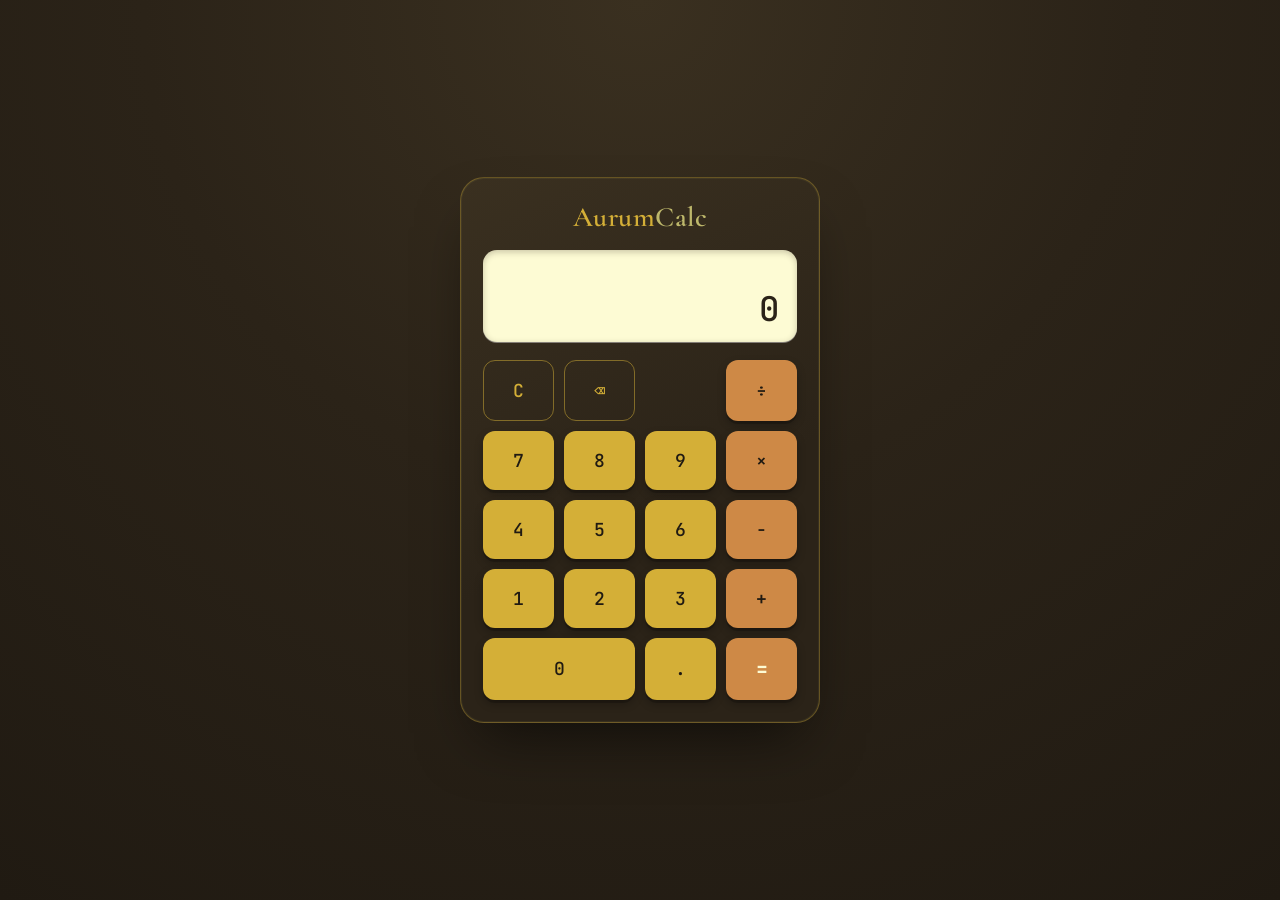
<file: index.html>
<!DOCTYPE html>
<html lang="en">
<head>
<meta charset="UTF-8">
<meta name="viewport" content="width=device-width, initial-scale=1.0">
<title>AurumCalc</title>
<link rel="preconnect" href="https://fonts.googleapis.com">
<link href="https://fonts.googleapis.com/css2?family=Cormorant+Garamond:wght@500;600&family=JetBrains+Mono:wght@400;500;700&display=swap" rel="stylesheet">
<link rel="stylesheet" href="style.css">
</head>
<body>

  <main class="calculator" aria-label="AurumCalc calculator">

    <header class="calculator__header">
      <h1 class="calculator__brand">Aurum<span>Calc</span></h1>
    </header>

    <section class="screen" aria-label="Calculator display">
      <div class="screen__history" id="history" aria-hidden="true"></div>
      <div class="screen__result" id="display">0</div>
    </section>

    <div class="keys">

      <button type="button" class="key key--fn" data-action="clear">C</button>
      <button type="button" class="key key--fn" data-action="backspace" aria-label="Backspace">⌫</button>
      <button type="button" class="key key--fn key--placeholder" data-action="none" tabindex="-1" aria-hidden="true"></button>
      <button type="button" class="key key--op" data-op="÷">÷</button>

      <button type="button" class="key key--num" data-num="7">7</button>
      <button type="button" class="key key--num" data-num="8">8</button>
      <button type="button" class="key key--num" data-num="9">9</button>
      <button type="button" class="key key--op" data-op="×">×</button>

      <button type="button" class="key key--num" data-num="4">4</button>
      <button type="button" class="key key--num" data-num="5">5</button>
      <button type="button" class="key key--num" data-num="6">6</button>
      <button type="button" class="key key--op" data-op="−">−</button>

      <button type="button" class="key key--num" data-num="1">1</button>
      <button type="button" class="key key--num" data-num="2">2</button>
      <button type="button" class="key key--num" data-num="3">3</button>
      <button type="button" class="key key--op" data-op="+">+</button>

      <button type="button" class="key key--num key--zero" data-num="0">0</button>
      <button type="button" class="key key--num" data-action="decimal">.</button>
      <button type="button" class="key key--equals" data-action="equals">=</button>

    </div>

  </main>

<script src="script.js"></script>
</body>
</html>
</file>
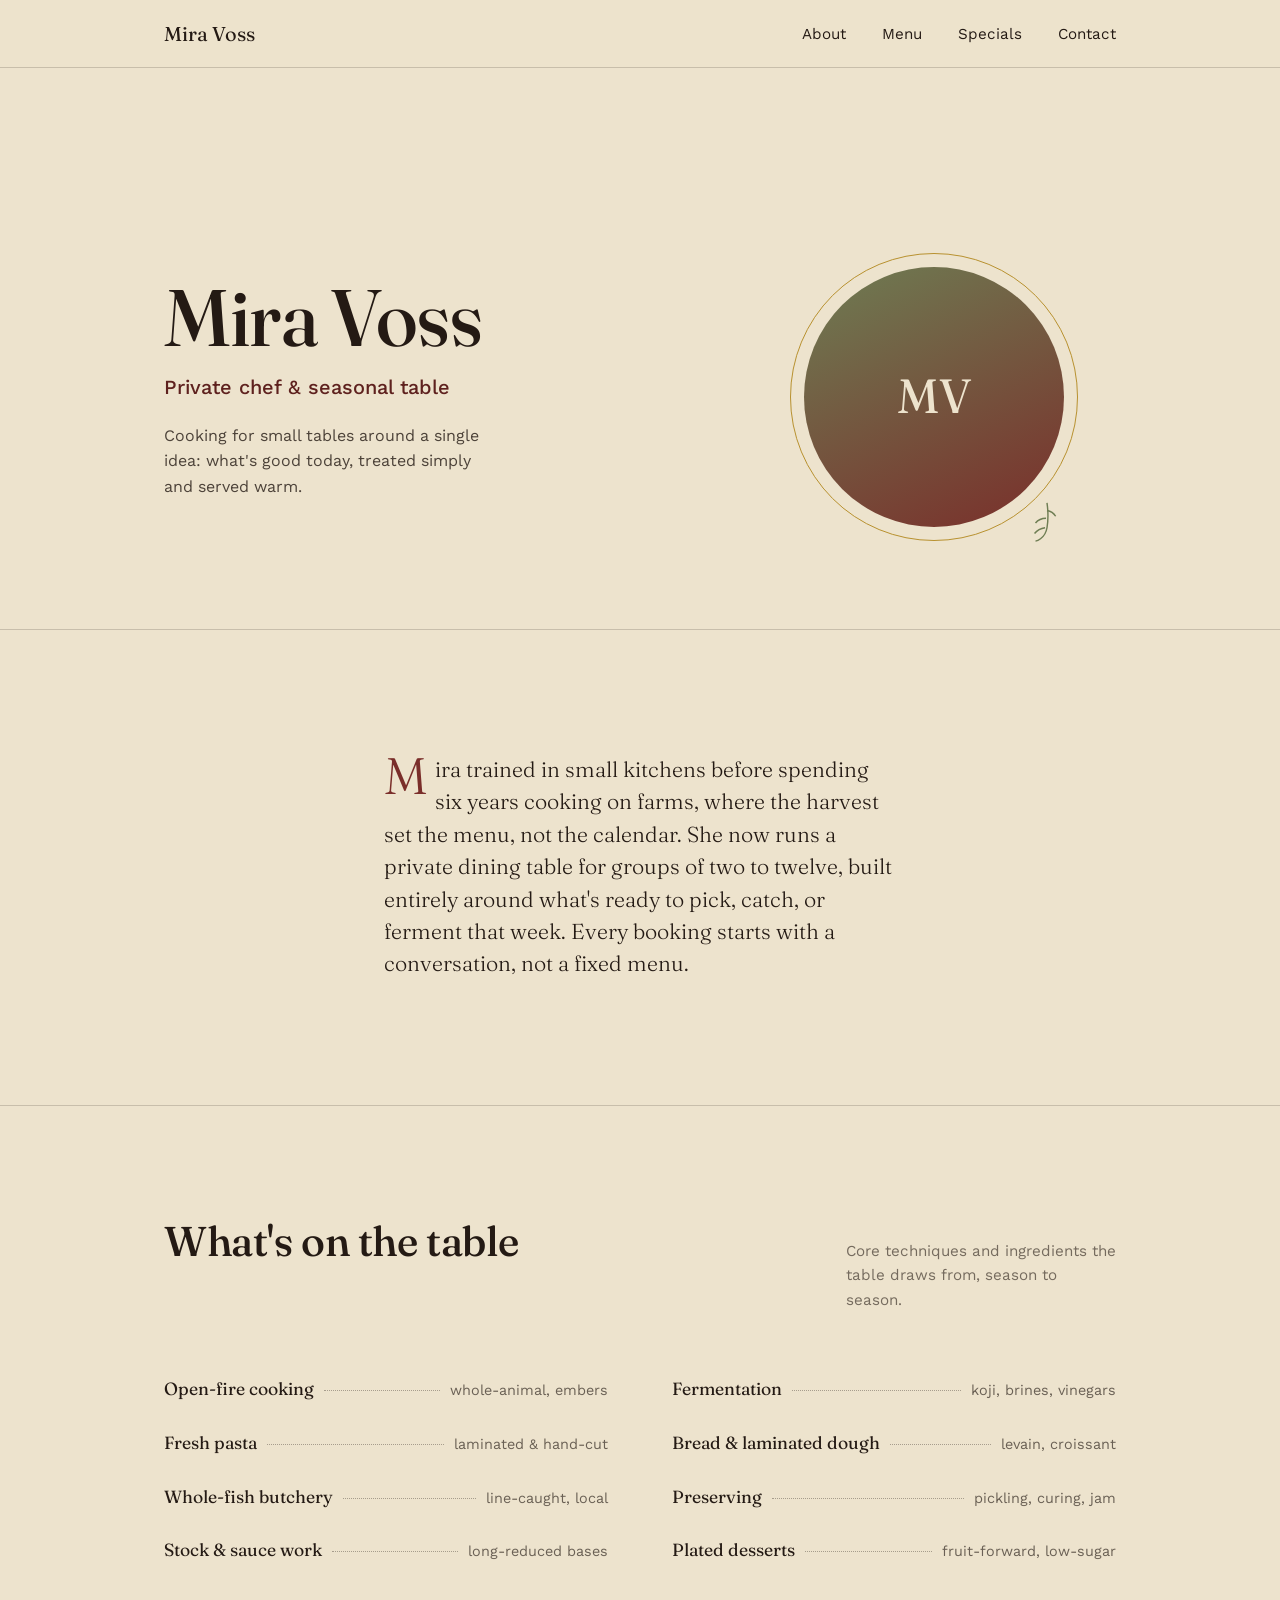
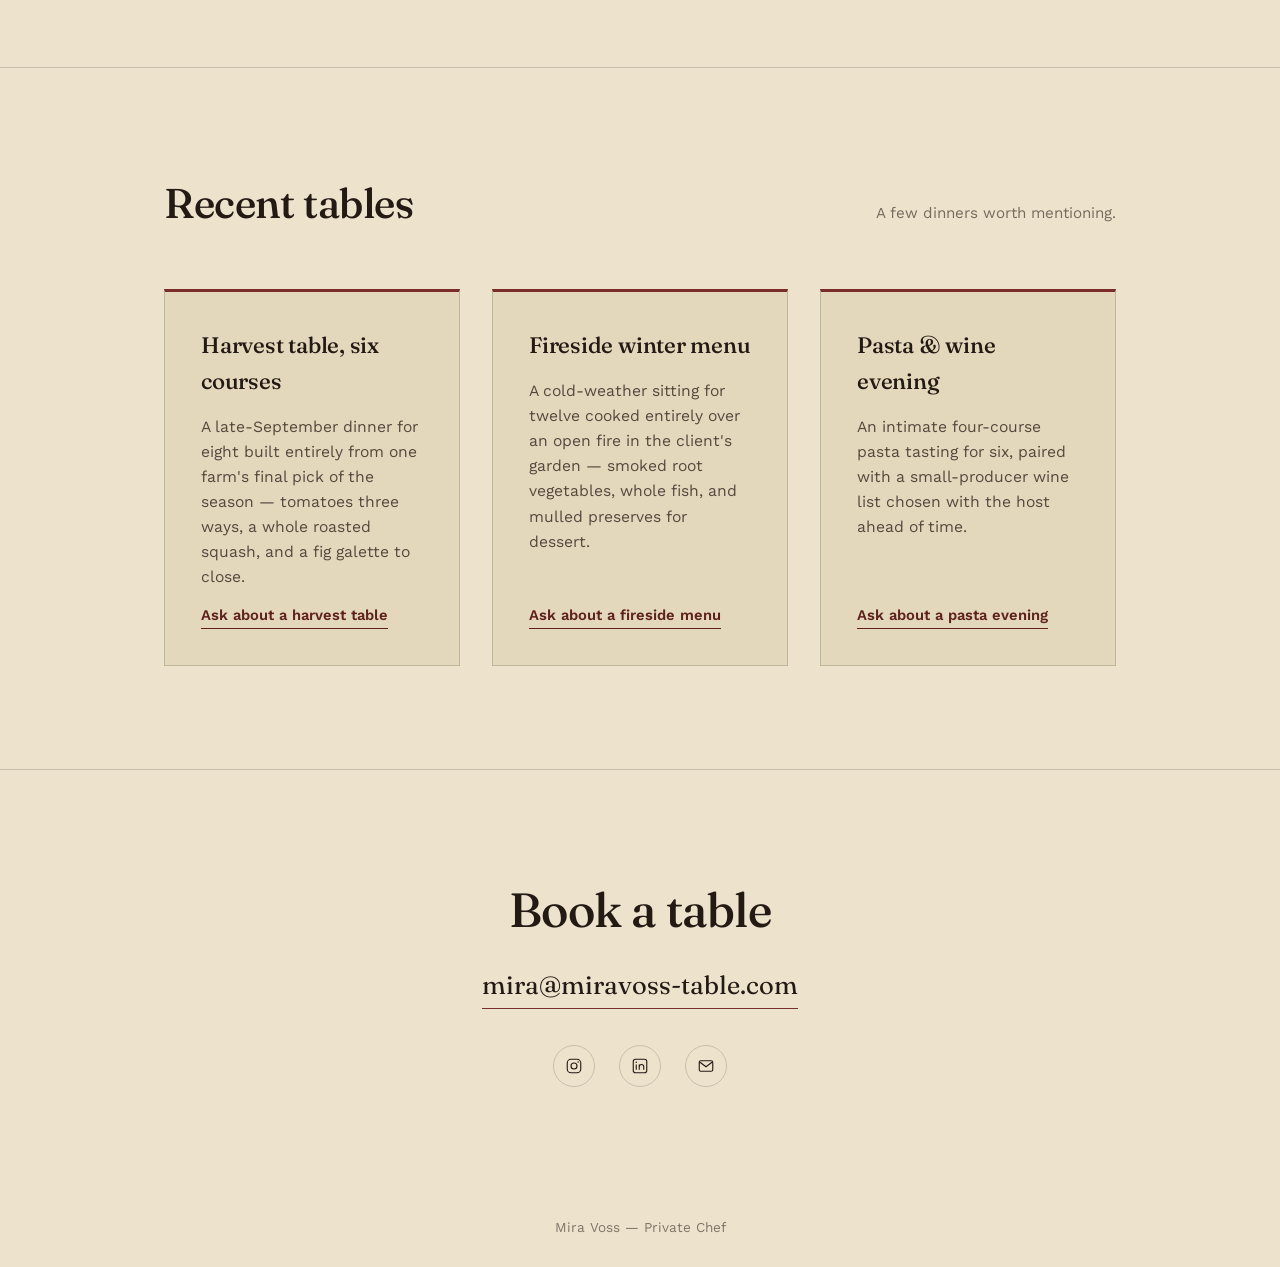
<file: portfolio.html>
<!DOCTYPE html>
<html lang="en">
<head>
<meta charset="UTF-8">
<meta name="viewport" content="width=device-width, initial-scale=1.0">
<title>Mira Voss — Private Chef</title>
<link rel="preconnect" href="https://fonts.googleapis.com">
<link rel="preconnect" href="https://fonts.gstatic.com" crossorigin>
<link href="https://fonts.googleapis.com/css2?family=Fraunces:opsz,wght,SOFT@9..144,300..700,0..100&family=Work+Sans:wght@400;500;600&display=swap" rel="stylesheet">
<style>

  :root{
    --parchment: #EDE3CD;
    --parchment-deep: #E4D8BC;
    --ink: #241A14;
    --wine: #7A2E2A;
    --wine-deep: #5E211E;
    --sage: #6E7D53;
    --gold: #B8912F;
    --line: rgba(36,26,20,0.18);

    --font-display: "Fraunces", serif;
    --font-body: "Work Sans", sans-serif;

    --gutter: clamp(1.5rem, 5vw, 4rem);
    --max-width: 1080px;
  }

  *{ box-sizing: border-box; }

  html{
    scroll-behavior: smooth;
  }

  body{
    margin: 0;
    background: var(--parchment);
    color: var(--ink);
    font-family: var(--font-body);
    font-size: 16px;
    line-height: 1.6;
    -webkit-font-smoothing: antialiased;
  }

  img, svg{ display: block; max-width: 100%; }

  a{ color: inherit; }

  .wrap{
    max-width: var(--max-width);
    margin: 0 auto;
    padding-left: var(--gutter);
    padding-right: var(--gutter);
  }

  section{
    padding: clamp(3.5rem, 8vw, 6.5rem) 0;
    border-bottom: 1px solid var(--line);
  }

  section:last-of-type{ border-bottom: none; }

  h1, h2, h3{
    font-family: var(--font-display);
    font-weight: 500;
    margin: 0;
    letter-spacing: -0.01em;
  }

  /* ---------- Skip link (accessibility) ---------- */
  .skip-link{
    position: absolute;
    left: -999px;
    top: auto;
    background: var(--ink);
    color: var(--parchment);
    padding: 0.75rem 1.25rem;
    z-index: 200;
  }
  .skip-link:focus{
    left: var(--gutter);
    top: 0.75rem;
  }

  /* ---------- Focus visibility ---------- */
  a:focus-visible, button:focus-visible, label:focus-visible{
    outline: 2px solid var(--wine);
    outline-offset: 3px;
  }

  /* ---------- Navigation ---------- */
  .nav{
    position: sticky;
    top: 0;
    z-index: 100;
    background: rgba(237, 227, 205, 0.92);
    backdrop-filter: blur(6px);
    border-bottom: 1px solid var(--line);
  }

  .nav .wrap{
    display: flex;
    align-items: center;
    justify-content: space-between;
    padding-top: 1.1rem;
    padding-bottom: 1.1rem;
  }

  .nav-mark{
    font-family: var(--font-display);
    font-size: 1.25rem;
    text-decoration: none;
    color: var(--ink);
  }

  .nav-links{
    display: flex;
    gap: clamp(1.25rem, 3vw, 2.25rem);
    list-style: none;
    margin: 0;
    padding: 0;
  }

  .nav-links a{
    text-decoration: none;
    font-size: 0.95rem;
    position: relative;
    padding-bottom: 3px;
  }

  .nav-links a::after{
    content: "";
    position: absolute;
    left: 0; right: 0; bottom: 0;
    height: 1px;
    background: var(--wine);
    transform: scaleX(0);
    transform-origin: right;
    transition: transform 0.25s ease;
  }

  .nav-links a:hover::after,
  .nav-links a:focus-visible::after{
    transform: scaleX(1);
    transform-origin: left;
  }

  .nav-toggle{ display: none; }
  .nav-toggle-label{ display: none; }

  /* ---------- Hero ---------- */
  .hero .wrap{
    display: grid;
    grid-template-columns: 1.3fr 0.9fr;
    gap: clamp(2rem, 5vw, 4rem);
    align-items: center;
    padding-top: clamp(3rem, 9vw, 6rem);
  }

  .hero-name{
    font-size: clamp(2.75rem, 7vw, 5rem);
    line-height: 0.98;
  }

  .hero-role{
    margin-top: 0.9rem;
    font-family: var(--font-body);
    font-size: clamp(1.05rem, 2vw, 1.25rem);
    color: var(--wine-deep);
    font-weight: 500;
  }

  .hero-line{
    margin-top: 1.25rem;
    max-width: 34ch;
    color: rgba(36,26,20,0.8);
  }

  .hero-portrait{
    position: relative;
    justify-self: center;
    width: clamp(180px, 22vw, 260px);
    aspect-ratio: 1;
  }

  .hero-portrait .ring{
    position: absolute;
    inset: -14px;
    border: 1.5px solid var(--gold);
    border-radius: 50%;
  }

  .hero-portrait .disc{
    width: 100%;
    height: 100%;
    border-radius: 50%;
    background: linear-gradient(155deg, var(--sage) 0%, var(--wine) 100%);
    display: flex;
    align-items: center;
    justify-content: center;
    color: var(--parchment);
    font-family: var(--font-display);
    font-size: 3rem;
  }

  .hero-sprig{
    position: absolute;
    bottom: -18px;
    right: -6px;
    width: 46px;
    height: 46px;
    color: var(--sage);
  }

  /* ---------- About ---------- */
  .about .wrap{
    max-width: 640px;
  }

  .about p{
    font-size: clamp(1.1rem, 2vw, 1.35rem);
    font-family: var(--font-display);
    font-weight: 300;
    line-height: 1.5;
  }

  .about p::first-letter{
    font-size: 3.2rem;
    float: left;
    line-height: 0.8;
    padding-right: 0.5rem;
    padding-top: 0.15rem;
    color: var(--wine);
  }

  /* ---------- Menu / Skills ---------- */
  .section-heading{
    display: flex;
    align-items: baseline;
    justify-content: space-between;
    gap: 1rem;
    margin-bottom: clamp(2rem, 5vw, 3rem);
    flex-wrap: wrap;
  }

  .section-heading h2{
    font-size: clamp(1.9rem, 4vw, 2.6rem);
  }

  .section-heading .note{
    color: rgba(36,26,20,0.6);
    font-size: 0.95rem;
    max-width: 30ch;
  }

  .menu-grid{
    display: grid;
    grid-template-columns: repeat(2, 1fr);
    column-gap: clamp(2rem, 5vw, 4rem);
    row-gap: 1.6rem;
  }

  .menu-item{
    display: flex;
    align-items: baseline;
    gap: 0.6rem;
  }

  .menu-item .name{
    font-family: var(--font-display);
    font-size: 1.1rem;
    white-space: nowrap;
  }

  .menu-item .leader{
    flex: 1;
    border-bottom: 1px dotted rgba(36,26,20,0.35);
    transform: translateY(-4px);
  }

  .menu-item .desc{
    font-size: 0.9rem;
    color: rgba(36,26,20,0.65);
    white-space: nowrap;
  }

  /* ---------- Specials / Featured cards ---------- */
  .specials-grid{
    display: grid;
    grid-template-columns: repeat(auto-fit, minmax(260px, 1fr));
    gap: clamp(1.5rem, 3vw, 2rem);
  }

  .special-card{
    background: var(--parchment-deep);
    border: 1px solid var(--line);
    border-top: 3px solid var(--wine);
    padding: clamp(1.5rem, 3vw, 2.25rem);
    display: flex;
    flex-direction: column;
    gap: 0.9rem;
  }

  .special-card h3{
    font-size: 1.4rem;
  }

  .special-card p{
    margin: 0;
    color: rgba(36,26,20,0.75);
    font-size: 0.98rem;
    flex-grow: 1;
  }

  .special-card .card-link{
    text-decoration: none;
    font-weight: 600;
    font-size: 0.92rem;
    color: var(--wine-deep);
    border-bottom: 1px solid currentColor;
    align-self: flex-start;
    padding-bottom: 1px;
  }

  .special-card .card-link:hover{
    color: var(--wine);
  }

  /* ---------- Contact ---------- */
  .contact .wrap{
    text-align: center;
  }

  .contact h2{
    font-size: clamp(2rem, 5vw, 3rem);
  }

  .contact-email{
    display: inline-block;
    margin-top: 1rem;
    font-family: var(--font-display);
    font-size: clamp(1.2rem, 3vw, 1.6rem);
    text-decoration: none;
    border-bottom: 1px solid var(--wine);
    padding-bottom: 2px;
  }

  .social-row{
    margin-top: 2.25rem;
    display: flex;
    justify-content: center;
    gap: 1.5rem;
  }

  .social-row a{
    width: 42px;
    height: 42px;
    border-radius: 50%;
    border: 1px solid var(--line);
    display: flex;
    align-items: center;
    justify-content: center;
    text-decoration: none;
    transition: background 0.2s ease, border-color 0.2s ease;
  }

  .social-row a:hover{
    background: var(--wine);
    border-color: var(--wine);
  }

  .social-row a:hover svg{
    color: var(--parchment);
  }

  .social-row svg{
    width: 18px;
    height: 18px;
    color: var(--ink);
  }

  footer{
    padding: 1.75rem 0;
    text-align: center;
    font-size: 0.85rem;
    color: rgba(36,26,20,0.55);
  }

  /* ---------- Responsive ---------- */
  @media (max-width: 760px){

    .nav-links{
      position: fixed;
      top: 62px;
      left: 0;
      right: 0;
      flex-direction: column;
      background: var(--parchment);
      padding: 1.5rem var(--gutter);
      gap: 1.1rem;
      border-bottom: 1px solid var(--line);
      transform: translateY(-130%);
      transition: transform 0.3s ease;
    }

    .nav-toggle:checked ~ .nav-links{
      transform: translateY(0);
    }

    .nav-toggle-label{
      display: flex;
      flex-direction: column;
      gap: 4px;
      cursor: pointer;
      padding: 6px;
    }

    .nav-toggle-label span{
      width: 22px;
      height: 2px;
      background: var(--ink);
    }

    .hero .wrap{
      grid-template-columns: 1fr;
      text-align: center;
    }

    .hero-line{
      margin-left: auto;
      margin-right: auto;
    }

    .menu-grid{
      grid-template-columns: 1fr;
    }

    .menu-item .name, .menu-item .desc{
      white-space: normal;
    }
  }

  @media (prefers-reduced-motion: reduce){
    html{ scroll-behavior: auto; }
    *{ transition: none !important; }
  }

</style>
</head>
<body>

<a href="#main" class="skip-link">Skip to content</a>

<header class="nav">
  <div class="wrap">
    <a href="#top" class="nav-mark">Mira Voss</a>

    <input type="checkbox" id="nav-toggle" class="nav-toggle">
    <label for="nav-toggle" class="nav-toggle-label" aria-label="Toggle navigation">
      <span></span><span></span><span></span>
    </label>

    <ul class="nav-links">
      <li><a href="#about">About</a></li>
      <li><a href="#menu">Menu</a></li>
      <li><a href="#specials">Specials</a></li>
      <li><a href="#contact">Contact</a></li>
    </ul>
  </div>
</header>

<main id="main">

  <section class="hero" id="top">
    <div class="wrap">
      <div>
        <h1 class="hero-name">Mira Voss</h1>
        <p class="hero-role">Private chef &amp; seasonal table</p>
        <p class="hero-line">Cooking for small tables around a single idea: what's good today, treated simply and served warm.</p>
      </div>
      <div class="hero-portrait">
        <div class="ring"></div>
        <div class="disc">MV</div>
        <svg class="hero-sprig" viewBox="0 0 48 48" fill="none" xmlns="http://www.w3.org/2000/svg" aria-hidden="true">
          <path d="M24 4C24 4 26 18 24 30C22 42 12 44 12 44" stroke="currentColor" stroke-width="1.5"/>
          <path d="M24 12C24 12 30 13 33 18" stroke="currentColor" stroke-width="1.5"/>
          <path d="M23 20C23 20 16 20 12 25" stroke="currentColor" stroke-width="1.5"/>
          <path d="M22 30C22 30 15 31 11 36" stroke="currentColor" stroke-width="1.5"/>
        </svg>
      </div>
    </div>
  </section>

  <section class="about" id="about">
    <div class="wrap">
      <p>Mira trained in small kitchens before spending six years cooking on farms, where the harvest set the menu, not the calendar. She now runs a private dining table for groups of two to twelve, built entirely around what's ready to pick, catch, or ferment that week. Every booking starts with a conversation, not a fixed menu.</p>
    </div>
  </section>

  <section class="menu" id="menu">
    <div class="wrap">
      <div class="section-heading">
        <h2>What's on the table</h2>
        <p class="note">Core techniques and ingredients the table draws from, season to season.</p>
      </div>
      <div class="menu-grid">
        <div class="menu-item"><span class="name">Open-fire cooking</span><span class="leader"></span><span class="desc">whole-animal, embers</span></div>
        <div class="menu-item"><span class="name">Fermentation</span><span class="leader"></span><span class="desc">koji, brines, vinegars</span></div>
        <div class="menu-item"><span class="name">Fresh pasta</span><span class="leader"></span><span class="desc">laminated &amp; hand-cut</span></div>
        <div class="menu-item"><span class="name">Bread &amp; laminated dough</span><span class="leader"></span><span class="desc">levain, croissant</span></div>
        <div class="menu-item"><span class="name">Whole-fish butchery</span><span class="leader"></span><span class="desc">line-caught, local</span></div>
        <div class="menu-item"><span class="name">Preserving</span><span class="leader"></span><span class="desc">pickling, curing, jam</span></div>
        <div class="menu-item"><span class="name">Stock &amp; sauce work</span><span class="leader"></span><span class="desc">long-reduced bases</span></div>
        <div class="menu-item"><span class="name">Plated desserts</span><span class="leader"></span><span class="desc">fruit-forward, low-sugar</span></div>
      </div>
    </div>
  </section>

  <section class="specials" id="specials">
    <div class="wrap">
      <div class="section-heading">
        <h2>Recent tables</h2>
        <p class="note">A few dinners worth mentioning.</p>
      </div>
      <div class="specials-grid">

        <article class="special-card">
          <h3>Harvest table, six courses</h3>
          <p>A late-September dinner for eight built entirely from one farm's final pick of the season — tomatoes three ways, a whole roasted squash, and a fig galette to close.</p>
          <a href="#contact" class="card-link">Ask about a harvest table</a>
        </article>

        <article class="special-card">
          <h3>Fireside winter menu</h3>
          <p>A cold-weather sitting for twelve cooked entirely over an open fire in the client's garden — smoked root vegetables, whole fish, and mulled preserves for dessert.</p>
          <a href="#contact" class="card-link">Ask about a fireside menu</a>
        </article>

        <article class="special-card">
          <h3>Pasta &amp; wine evening</h3>
          <p>An intimate four-course pasta tasting for six, paired with a small-producer wine list chosen with the host ahead of time.</p>
          <a href="#contact" class="card-link">Ask about a pasta evening</a>
        </article>

      </div>
    </div>
  </section>

  <section class="contact" id="contact">
    <div class="wrap">
      <h2>Book a table</h2>
      <a class="contact-email" href="mailto:mira@miravoss-table.com">mira@miravoss-table.com</a>

      <div class="social-row">
        <a href="#" aria-label="Instagram">
          <svg viewBox="0 0 24 24" fill="none" xmlns="http://www.w3.org/2000/svg"><rect x="3" y="3" width="18" height="18" rx="5" stroke="currentColor" stroke-width="1.5"/><circle cx="12" cy="12" r="4" stroke="currentColor" stroke-width="1.5"/><circle cx="17.5" cy="6.5" r="1" fill="currentColor"/></svg>
        </a>
        <a href="#" aria-label="LinkedIn">
          <svg viewBox="0 0 24 24" fill="none" xmlns="http://www.w3.org/2000/svg"><rect x="3" y="3" width="18" height="18" rx="3" stroke="currentColor" stroke-width="1.5"/><line x1="7" y1="10" x2="7" y2="17" stroke="currentColor" stroke-width="1.5"/><circle cx="7" cy="7" r="1" fill="currentColor"/><path d="M11 17V10M11 13c0-1.7 1.3-3 3-3s3 1.3 3 3v4" stroke="currentColor" stroke-width="1.5"/></svg>
        </a>
        <a href="#" aria-label="Email">
          <svg viewBox="0 0 24 24" fill="none" xmlns="http://www.w3.org/2000/svg"><rect x="3" y="5" width="18" height="14" rx="2" stroke="currentColor" stroke-width="1.5"/><path d="M4 7l8 6 8-6" stroke="currentColor" stroke-width="1.5"/></svg>
        </a>
      </div>
    </div>
  </section>

</main>

<footer>
  <div class="wrap">Mira Voss — Private Chef</div>
</footer>

</body>
</html>
</file>
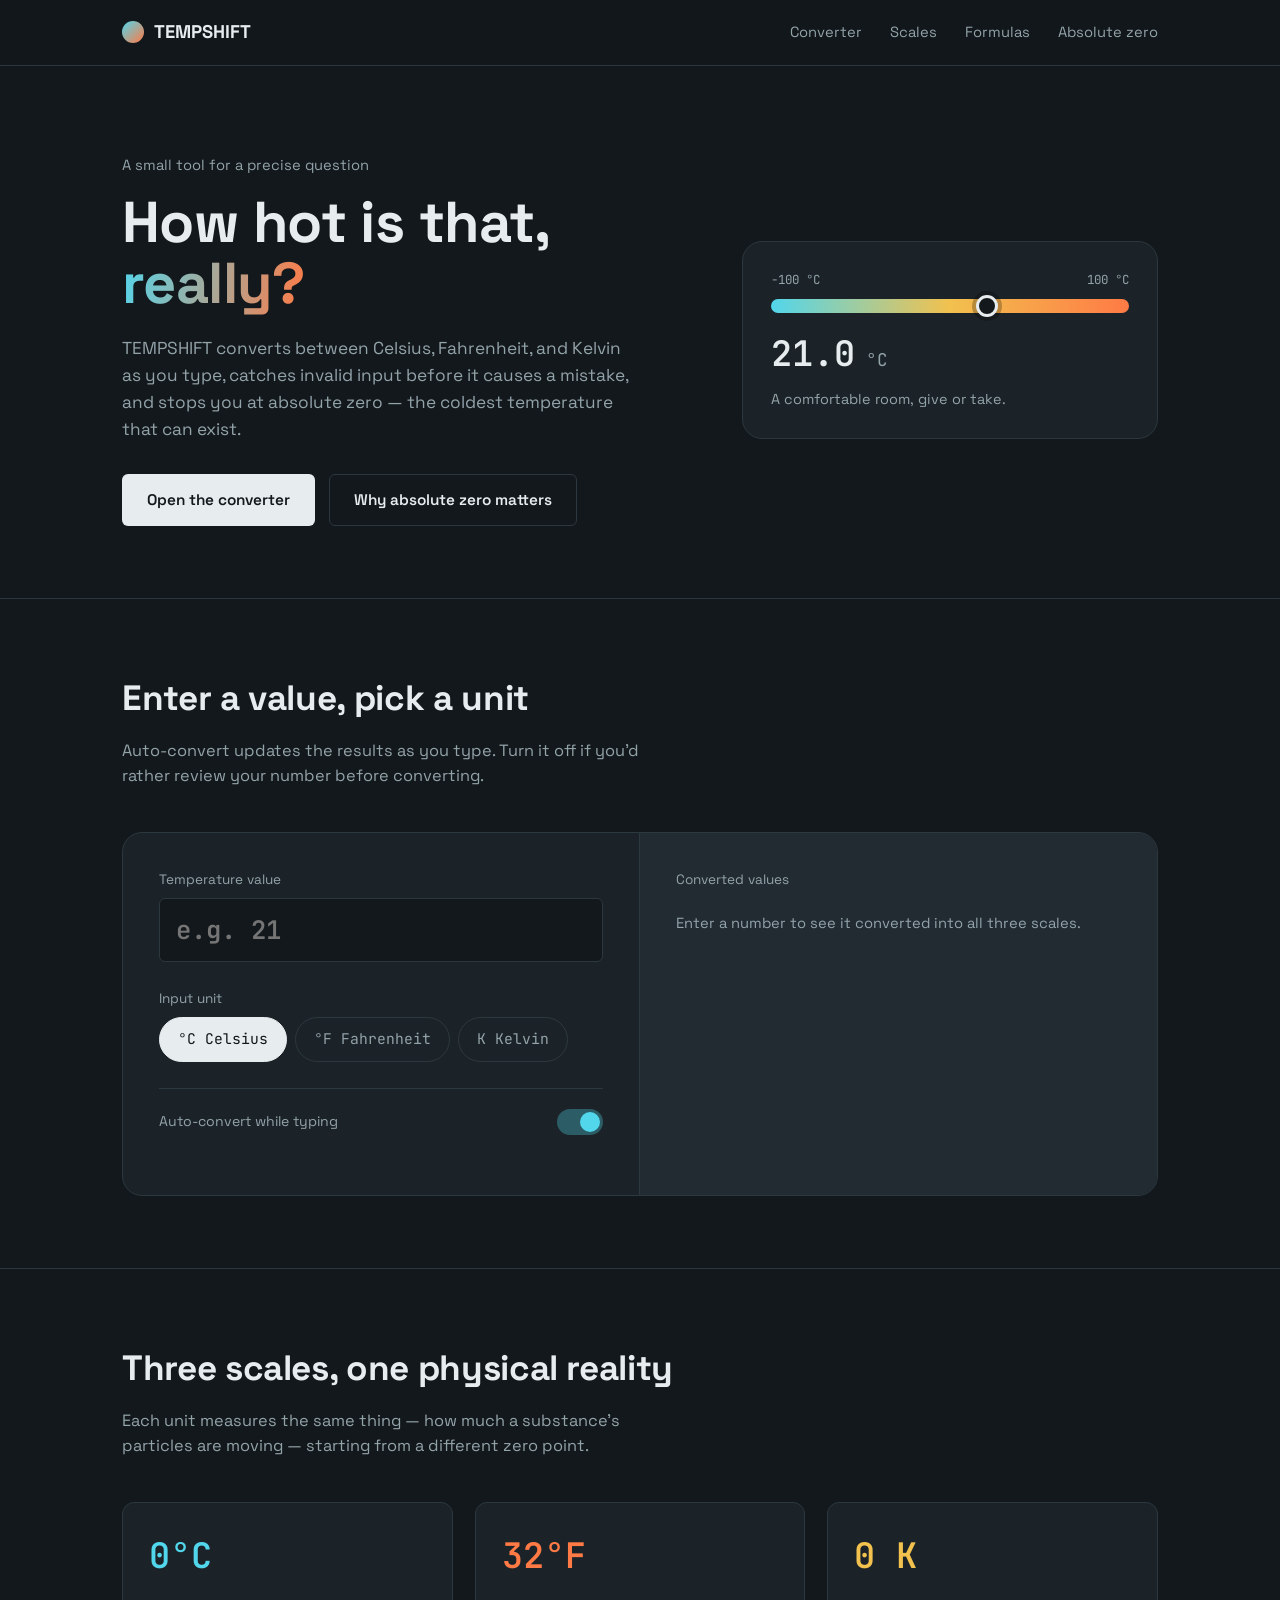
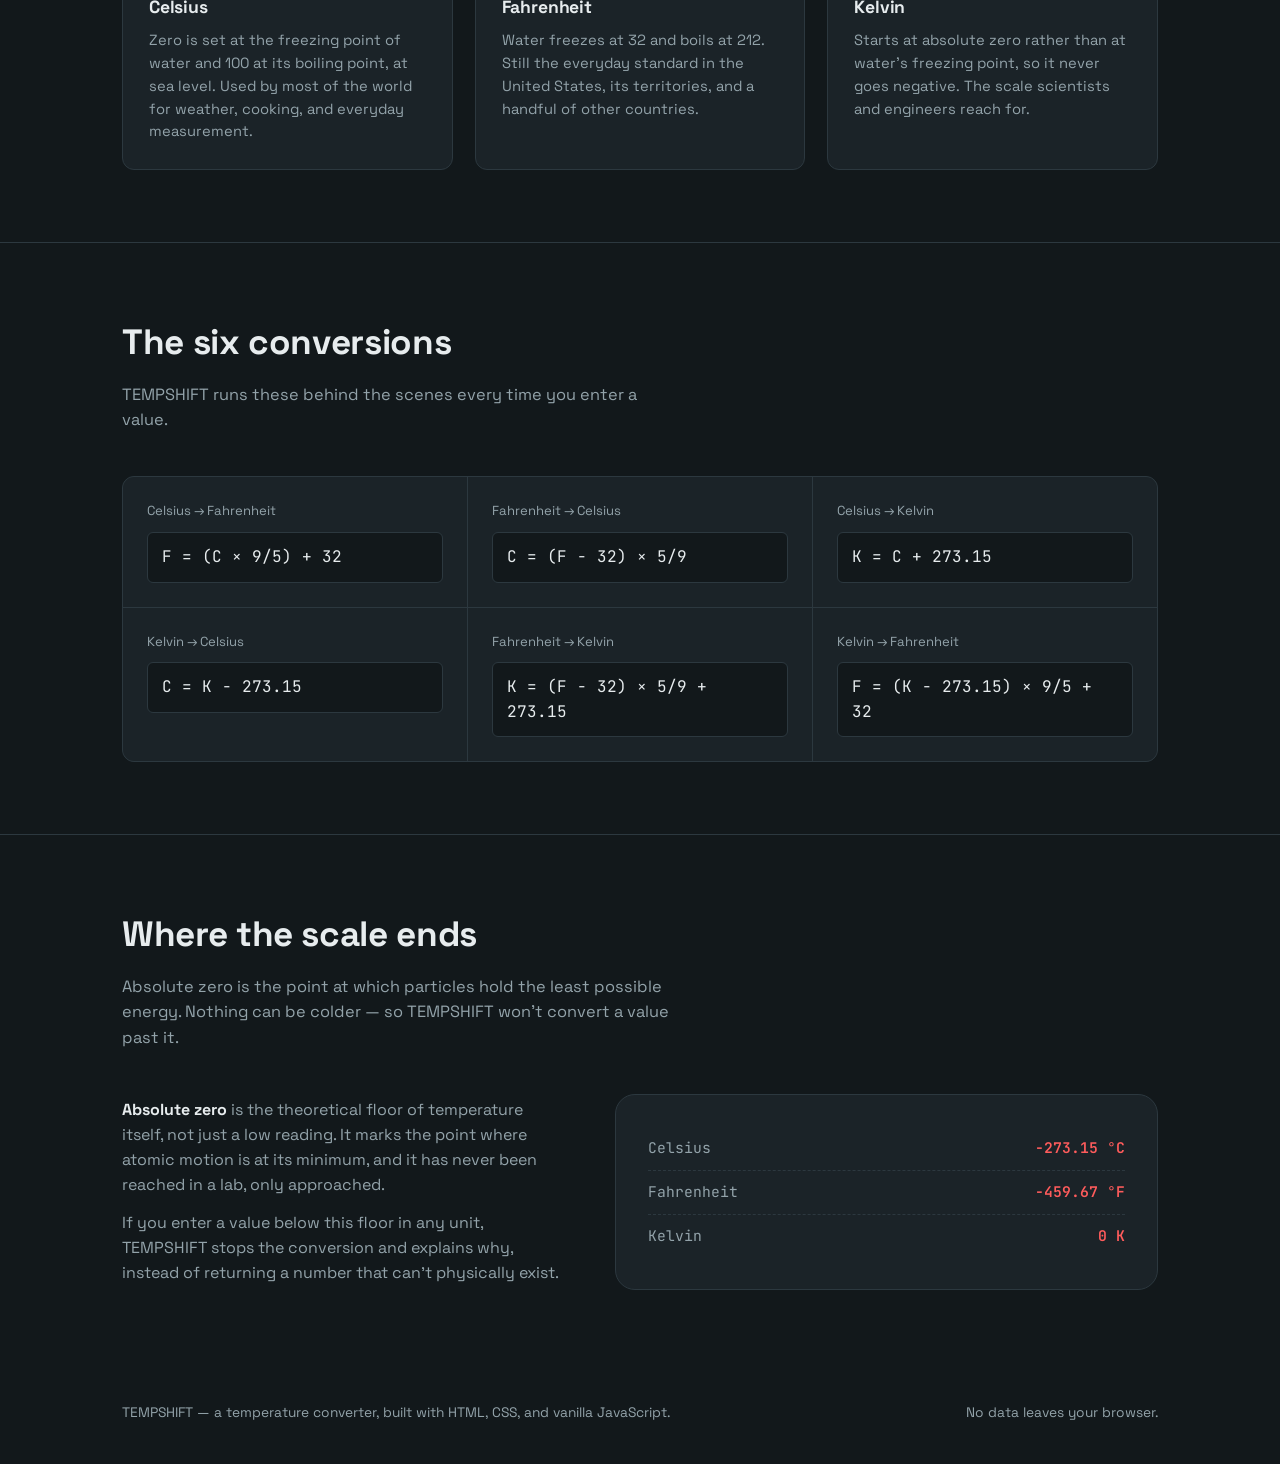
<file: tempshift (1).html>
<!DOCTYPE html>
<html lang="en">
<head>
<meta charset="UTF-8">
<meta name="viewport" content="width=device-width, initial-scale=1.0">
<title>TEMPSHIFT — Temperature Converter</title>
<link rel="preconnect" href="https://fonts.googleapis.com">
<link rel="preconnect" href="https://fonts.gstatic.com" crossorigin>
<link href="https://fonts.googleapis.com/css2?family=Space+Grotesk:wght@400;500;600;700&family=JetBrains+Mono:wght@400;500;600;700&display=swap" rel="stylesheet">
<style>

  /* ============================= TOKENS ============================= */
  :root{
    --ink:        #12181B;
    --panel:      #1B2328;
    --panel-2:    #212B31;
    --line:       #2C383F;
    --text:       #E7ECEE;
    --text-dim:   #93A3AA;
    --cold:       #52D6EC;
    --cold-dim:   #2C5C66;
    --hot:        #FF7A45;
    --hot-dim:    #6B3A26;
    --warn:       #F2C14E;
    --danger:     #FF5C5C;
    --danger-bg:  #331C1C;
    --radius-s:   6px;
    --radius-m:   12px;
    --radius-l:   20px;
    --font-head:  'Space Grotesk', sans-serif;
    --font-mono:  'JetBrains Mono', monospace;
  }

  *{ box-sizing:border-box; }
  html{ scroll-behavior:smooth; }
  body{
    margin:0;
    background:var(--ink);
    color:var(--text);
    font-family:var(--font-head);
    line-height:1.55;
    -webkit-font-smoothing:antialiased;
  }
  ::selection{ background:var(--hot); color:var(--ink); }

  a{ color:inherit; }
  h1,h2,h3{ font-family:var(--font-head); margin:0; letter-spacing:-0.01em; }
  p{ margin:0; }

  .wrap{
    max-width:1100px;
    margin:0 auto;
    padding:0 32px;
  }

  :focus-visible{
    outline:2px solid var(--cold);
    outline-offset:3px;
  }

  @media (prefers-reduced-motion: reduce){
    *{ animation-duration:0.001ms !important; transition-duration:0.001ms !important; }
  }

  /* ============================= HEADER ============================= */
  header{
    position:sticky; top:0; z-index:20;
    background:rgba(18,24,27,0.86);
    backdrop-filter:blur(10px);
    border-bottom:1px solid var(--line);
  }
  .nav{
    display:flex; align-items:center; justify-content:space-between;
    padding:18px 32px;
    max-width:1100px; margin:0 auto;
  }
  .logo{
    display:flex; align-items:center; gap:10px;
    font-weight:700; font-size:1.15rem;
    text-decoration:none;
  }
  .logo-mark{
    width:22px; height:22px;
    border-radius:50%;
    background:linear-gradient(135deg, var(--cold), var(--hot));
    flex-shrink:0;
  }
  .nav-links{
    display:flex; gap:28px;
    font-size:0.92rem;
    color:var(--text-dim);
  }
  .nav-links a{ text-decoration:none; transition:color .2s ease; }
  .nav-links a:hover{ color:var(--text); }
  @media (max-width:640px){ .nav-links{ display:none; } }

  /* ============================= HERO ============================= */
  .hero{
    padding:88px 0 72px;
    border-bottom:1px solid var(--line);
  }
  .hero-grid{
    display:grid;
    grid-template-columns:1.15fr 0.85fr;
    gap:56px;
    align-items:center;
  }
  @media (max-width:860px){
    .hero-grid{ grid-template-columns:1fr; }
  }
  .eyebrow{
    color:var(--text-dim);
    font-size:0.92rem;
    margin-bottom:16px;
  }
  .hero h1{
    font-size:clamp(2.4rem, 5vw, 3.6rem);
    font-weight:700;
    line-height:1.05;
  }
  .hero h1 .accent{
    background:linear-gradient(100deg, var(--cold), var(--hot));
    -webkit-background-clip:text;
    background-clip:text;
    color:transparent;
  }
  .hero p.lede{
    margin-top:22px;
    max-width:46ch;
    color:var(--text-dim);
    font-size:1.08rem;
  }
  .hero-cta{
    margin-top:32px;
    display:flex; gap:14px; flex-wrap:wrap;
  }
  .btn{
    font-family:var(--font-head);
    font-weight:600;
    font-size:0.96rem;
    padding:13px 24px;
    border-radius:var(--radius-s);
    border:1px solid transparent;
    cursor:pointer;
    transition:transform .15s ease, background .2s ease, border-color .2s ease;
    text-decoration:none;
    display:inline-block;
  }
  .btn:active{ transform:scale(0.97); }
  .btn-primary{
    background:var(--text);
    color:var(--ink);
  }
  .btn-primary:hover{ background:#fff; }
  .btn-ghost{
    background:transparent;
    color:var(--text);
    border-color:var(--line);
  }
  .btn-ghost:hover{ border-color:var(--text-dim); }

  /* mini gauge illustration in hero */
  .gauge-card{
    background:var(--panel);
    border:1px solid var(--line);
    border-radius:var(--radius-l);
    padding:28px;
  }
  .gauge-label{
    display:flex; justify-content:space-between;
    font-family:var(--font-mono);
    font-size:0.78rem;
    color:var(--text-dim);
    margin-bottom:10px;
  }
  .gauge-track{
    position:relative;
    height:14px;
    border-radius:99px;
    background:linear-gradient(90deg, var(--cold), var(--warn), var(--hot));
    margin-bottom:14px;
  }
  .gauge-marker{
    position:absolute;
    top:50%;
    width:22px; height:22px;
    border-radius:50%;
    background:var(--ink);
    border:3px solid var(--text);
    transform:translate(-50%,-50%);
    transition:left .35s cubic-bezier(.4,0,.2,1);
    box-shadow:0 0 0 4px rgba(0,0,0,0.25);
  }
  .gauge-readout{
    font-family:var(--font-mono);
    font-size:2.2rem;
    font-weight:600;
  }
  .gauge-readout span{
    font-size:1.1rem;
    color:var(--text-dim);
    font-weight:400;
  }
  .gauge-sub{
    margin-top:6px;
    font-size:0.9rem;
    color:var(--text-dim);
  }

  /* ============================= SECTION HEADERS ============================= */
  .section{ padding:72px 0; border-bottom:1px solid var(--line); }
  .section-head{
    max-width:56ch;
    margin-bottom:44px;
  }
  .section-head h2{
    font-size:clamp(1.7rem, 3vw, 2.2rem);
    font-weight:700;
  }
  .section-head p{
    margin-top:12px;
    color:var(--text-dim);
    font-size:1.02rem;
  }

  /* ============================= CONVERTER ============================= */
  .converter{
    display:grid;
    grid-template-columns:1fr 1fr;
    gap:0;
    background:var(--panel);
    border:1px solid var(--line);
    border-radius:var(--radius-l);
    overflow:hidden;
  }
  @media (max-width:860px){
    .converter{ grid-template-columns:1fr; }
  }
  .converter-input{
    padding:36px;
    border-right:1px solid var(--line);
  }
  @media (max-width:860px){
    .converter-input{ border-right:none; border-bottom:1px solid var(--line); }
  }
  .converter-output{
    padding:36px;
    background:var(--panel-2);
  }

  .field-label{
    display:block;
    font-size:0.85rem;
    color:var(--text-dim);
    margin-bottom:8px;
  }
  .value-row{
    display:flex; gap:10px;
    margin-bottom:26px;
  }
  #tempInput{
    flex:1;
    min-width:0;
    font-family:var(--font-mono);
    font-size:1.6rem;
    font-weight:600;
    background:var(--ink);
    border:1px solid var(--line);
    border-radius:var(--radius-s);
    color:var(--text);
    padding:14px 16px;
    transition:border-color .2s ease;
  }
  #tempInput:focus{ border-color:var(--cold); outline:none; }
  #tempInput.invalid{ border-color:var(--danger); }

  .unit-pills{
    display:flex;
    gap:8px;
    margin-bottom:26px;
    flex-wrap:wrap;
  }
  .unit-pill{
    position:relative;
  }
  .unit-pill input{
    position:absolute;
    opacity:0;
    inset:0;
    cursor:pointer;
    margin:0;
  }
  .unit-pill label{
    display:block;
    padding:10px 18px;
    border-radius:99px;
    border:1px solid var(--line);
    font-size:0.92rem;
    font-family:var(--font-mono);
    color:var(--text-dim);
    cursor:pointer;
    transition:all .18s ease;
  }
  .unit-pill input:checked + label{
    background:var(--text);
    color:var(--ink);
    border-color:var(--text);
  }
  .unit-pill input:focus-visible + label{
    outline:2px solid var(--cold);
    outline-offset:2px;
  }

  .mode-row{
    display:flex; align-items:center; justify-content:space-between;
    margin-bottom:24px;
    border-top:1px solid var(--line);
    padding-top:20px;
  }
  .mode-text{ font-size:0.88rem; color:var(--text-dim); }
  .switch{
    position:relative;
    width:46px; height:26px;
    flex-shrink:0;
  }
  .switch input{
    position:absolute; inset:0; opacity:0; cursor:pointer; margin:0;
  }
  .switch .track{
    position:absolute; inset:0;
    background:var(--line);
    border-radius:99px;
    transition:background .2s ease;
  }
  .switch .knob{
    position:absolute;
    top:3px; left:3px;
    width:20px; height:20px;
    border-radius:50%;
    background:var(--text);
    transition:transform .2s ease;
  }
  .switch input:checked ~ .track{ background:var(--cold-dim); }
  .switch input:checked ~ .knob{ transform:translateX(20px); background:var(--cold); }
  .switch input:focus-visible ~ .track{ outline:2px solid var(--cold); outline-offset:2px; }

  #convertBtn{
    width:100%;
    background:linear-gradient(100deg, var(--cold), var(--hot));
    color:var(--ink);
    font-weight:700;
    font-size:1rem;
    padding:15px;
    border:none;
    border-radius:var(--radius-s);
    cursor:pointer;
    transition:opacity .2s ease, transform .15s ease;
  }
  #convertBtn:hover{ opacity:0.92; }
  #convertBtn:active{ transform:scale(0.98); }
  #convertBtn.hidden{ display:none; }

  .error-msg{
    display:none;
    margin-top:14px;
    padding:12px 14px;
    background:var(--danger-bg);
    border:1px solid var(--danger);
    border-radius:var(--radius-s);
    color:#FFB3B3;
    font-size:0.88rem;
  }
  .error-msg.show{ display:block; }

  /* output side */
  .result-list{
    display:flex;
    flex-direction:column;
    gap:12px;
  }
  .result-row{
    display:flex;
    align-items:baseline;
    justify-content:space-between;
    padding:16px 18px;
    background:var(--ink);
    border:1px solid var(--line);
    border-radius:var(--radius-s);
    transition:border-color .2s ease;
  }
  .result-row.source{
    border-color:var(--cold-dim);
  }
  .result-unit{
    font-size:0.85rem;
    color:var(--text-dim);
  }
  .result-value{
    font-family:var(--font-mono);
    font-size:1.35rem;
    font-weight:600;
  }
  .result-tag{
    font-size:0.68rem;
    color:var(--cold);
    font-family:var(--font-mono);
    margin-left:8px;
  }

  .placeholder-note{
    color:var(--text-dim);
    font-size:0.92rem;
    padding:14px 0;
  }

  .absolute-zero-alert{
    display:none;
    margin-top:20px;
    padding:18px;
    background:var(--danger-bg);
    border:1px solid var(--danger);
    border-radius:var(--radius-m);
  }
  .absolute-zero-alert.show{ display:block; }
  .absolute-zero-alert h3{
    font-size:1rem;
    color:#FFB3B3;
    margin-bottom:6px;
  }
  .absolute-zero-alert p{
    font-size:0.88rem;
    color:#E7B8B8;
  }

  /* ============================= SCALES ============================= */
  .scale-grid{
    display:grid;
    grid-template-columns:repeat(3, 1fr);
    gap:22px;
  }
  @media (max-width:780px){ .scale-grid{ grid-template-columns:1fr; } }
  .scale-card{
    background:var(--panel);
    border:1px solid var(--line);
    border-radius:var(--radius-m);
    padding:26px;
  }
  .scale-card .mark{
    font-family:var(--font-mono);
    font-size:2.2rem;
    font-weight:600;
    color:var(--cold);
  }
  .scale-card.hot .mark{ color:var(--hot); }
  .scale-card.neutral .mark{ color:var(--warn); }
  .scale-card h3{
    margin-top:10px;
    font-size:1.1rem;
  }
  .scale-card p{
    margin-top:8px;
    color:var(--text-dim);
    font-size:0.92rem;
  }

  /* ============================= FORMULAS ============================= */
  .formula-grid{
    display:grid;
    grid-template-columns:repeat(3, 1fr);
    gap:1px;
    background:var(--line);
    border:1px solid var(--line);
    border-radius:var(--radius-m);
    overflow:hidden;
  }
  @media (max-width:780px){ .formula-grid{ grid-template-columns:1fr; } }
  .formula-cell{
    background:var(--panel);
    padding:24px;
  }
  .formula-cell .from-to{
    font-size:0.82rem;
    color:var(--text-dim);
    margin-bottom:10px;
  }
  .formula-cell code{
    display:block;
    font-family:var(--font-mono);
    font-size:1rem;
    color:var(--text);
    background:var(--ink);
    padding:12px 14px;
    border-radius:var(--radius-s);
    border:1px solid var(--line);
  }

  /* ============================= ABSOLUTE ZERO ============================= */
  .az-layout{
    display:grid;
    grid-template-columns:0.9fr 1.1fr;
    gap:48px;
    align-items:center;
  }
  @media (max-width:860px){ .az-layout{ grid-template-columns:1fr; } }
  .az-copy p{ color:var(--text-dim); margin-bottom:14px; }
  .az-copy p:last-child{ margin-bottom:0; }
  .az-copy strong{ color:var(--text); }

  .az-scale{
    background:var(--panel);
    border:1px solid var(--line);
    border-radius:var(--radius-l);
    padding:32px;
  }
  .az-row{
    display:flex;
    justify-content:space-between;
    padding:10px 0;
    border-bottom:1px dashed var(--line);
    font-family:var(--font-mono);
    font-size:0.92rem;
  }
  .az-row:last-child{ border-bottom:none; }
  .az-row .u{ color:var(--text-dim); }
  .az-row .v{ color:var(--danger); font-weight:600; }

  /* ============================= FOOTER ============================= */
  footer{
    padding:40px 0;
  }
  .footer-row{
    display:flex; justify-content:space-between; align-items:center;
    flex-wrap:wrap; gap:12px;
    color:var(--text-dim);
    font-size:0.86rem;
  }
</style>
</head>
<body>

<header>
  <div class="nav">
    <a class="logo" href="#top">
      <span class="logo-mark"></span>
      TEMPSHIFT
    </a>
    <nav class="nav-links">
      <a href="#converter">Converter</a>
      <a href="#scales">Scales</a>
      <a href="#formulas">Formulas</a>
      <a href="#absolute-zero">Absolute zero</a>
    </nav>
  </div>
</header>

<main id="top">

  <!-- ============================= HERO ============================= -->
  <section class="hero">
    <div class="wrap hero-grid">
      <div>
        <p class="eyebrow">A small tool for a precise question</p>
        <h1>How hot is that,<br> <span class="accent">really?</span></h1>
        <p class="lede">TEMPSHIFT converts between Celsius, Fahrenheit, and Kelvin as you type, catches invalid input before it causes a mistake, and stops you at absolute zero — the coldest temperature that can exist.</p>
        <div class="hero-cta">
          <a href="#converter" class="btn btn-primary">Open the converter</a>
          <a href="#absolute-zero" class="btn btn-ghost">Why absolute zero matters</a>
        </div>
      </div>

      <div class="gauge-card">
        <div class="gauge-label">
          <span id="heroGaugeLeft">−100 °C</span>
          <span id="heroGaugeRight">100 °C</span>
        </div>
        <div class="gauge-track">
          <div class="gauge-marker" id="heroMarker" style="left:60.5%;"></div>
        </div>
        <div class="gauge-readout" id="heroReadout">21.0<span> °C</span></div>
        <p class="gauge-sub" id="heroSub">A comfortable room, give or take.</p>
      </div>
    </div>
  </section>

  <!-- ============================= CONVERTER ============================= -->
  <section class="section" id="converter">
    <div class="wrap">
      <div class="section-head">
        <h2>Enter a value, pick a unit</h2>
        <p>Auto-convert updates the results as you type. Turn it off if you'd rather review your number before converting.</p>
      </div>

      <div class="converter">
        <div class="converter-input">
          <label class="field-label" for="tempInput">Temperature value</label>
          <div class="value-row">
            <input type="text" id="tempInput" inputmode="decimal" placeholder="e.g. 21" autocomplete="off" aria-describedby="inputError">
          </div>

          <label class="field-label">Input unit</label>
          <div class="unit-pills" id="unitPills">
            <div class="unit-pill">
              <input type="radio" name="unit" id="unitC" value="C" checked>
              <label for="unitC">°C Celsius</label>
            </div>
            <div class="unit-pill">
              <input type="radio" name="unit" id="unitF" value="F">
              <label for="unitF">°F Fahrenheit</label>
            </div>
            <div class="unit-pill">
              <input type="radio" name="unit" id="unitK" value="K">
              <label for="unitK">K Kelvin</label>
            </div>
          </div>

          <div class="mode-row">
            <span class="mode-text">Auto-convert while typing</span>
            <div class="switch">
              <input type="checkbox" id="autoToggle" checked>
              <span class="track"></span>
              <span class="knob"></span>
            </div>
          </div>

          <button id="convertBtn" class="hidden">Convert</button>

          <div class="error-msg" id="inputError" role="alert"></div>
        </div>

        <div class="converter-output">
          <label class="field-label">Converted values</label>
          <div class="result-list" id="resultList">
            <p class="placeholder-note">Enter a number to see it converted into all three scales.</p>
          </div>

          <div class="absolute-zero-alert" id="azAlert">
            <h3>That's below absolute zero</h3>
            <p id="azAlertText"></p>
          </div>
        </div>
      </div>
    </div>
  </section>

  <!-- ============================= SCALES ============================= -->
  <section class="section" id="scales">
    <div class="wrap">
      <div class="section-head">
        <h2>Three scales, one physical reality</h2>
        <p>Each unit measures the same thing — how much a substance's particles are moving — starting from a different zero point.</p>
      </div>

      <div class="scale-grid">
        <div class="scale-card">
          <div class="mark">0°C</div>
          <h3>Celsius</h3>
          <p>Zero is set at the freezing point of water and 100 at its boiling point, at sea level. Used by most of the world for weather, cooking, and everyday measurement.</p>
        </div>
        <div class="scale-card hot">
          <div class="mark">32°F</div>
          <h3>Fahrenheit</h3>
          <p>Water freezes at 32 and boils at 212. Still the everyday standard in the United States, its territories, and a handful of other countries.</p>
        </div>
        <div class="scale-card neutral">
          <div class="mark">0 K</div>
          <h3>Kelvin</h3>
          <p>Starts at absolute zero rather than at water's freezing point, so it never goes negative. The scale scientists and engineers reach for.</p>
        </div>
      </div>
    </div>
  </section>

  <!-- ============================= FORMULAS ============================= -->
  <section class="section" id="formulas">
    <div class="wrap">
      <div class="section-head">
        <h2>The six conversions</h2>
        <p>TEMPSHIFT runs these behind the scenes every time you enter a value.</p>
      </div>

      <div class="formula-grid">
        <div class="formula-cell">
          <div class="from-to">Celsius → Fahrenheit</div>
          <code>F = (C × 9/5) + 32</code>
        </div>
        <div class="formula-cell">
          <div class="from-to">Fahrenheit → Celsius</div>
          <code>C = (F − 32) × 5/9</code>
        </div>
        <div class="formula-cell">
          <div class="from-to">Celsius → Kelvin</div>
          <code>K = C + 273.15</code>
        </div>
        <div class="formula-cell">
          <div class="from-to">Kelvin → Celsius</div>
          <code>C = K − 273.15</code>
        </div>
        <div class="formula-cell">
          <div class="from-to">Fahrenheit → Kelvin</div>
          <code>K = (F − 32) × 5/9 + 273.15</code>
        </div>
        <div class="formula-cell">
          <div class="from-to">Kelvin → Fahrenheit</div>
          <code>F = (K − 273.15) × 9/5 + 32</code>
        </div>
      </div>
    </div>
  </section>

  <!-- ============================= ABSOLUTE ZERO ============================= -->
  <section class="section" id="absolute-zero" style="border-bottom:none;">
    <div class="wrap">
      <div class="section-head">
        <h2>Where the scale ends</h2>
        <p>Absolute zero is the point at which particles hold the least possible energy. Nothing can be colder — so TEMPSHIFT won't convert a value past it.</p>
      </div>

      <div class="az-layout">
        <div class="az-copy">
          <p><strong>Absolute zero</strong> is the theoretical floor of temperature itself, not just a low reading. It marks the point where atomic motion is at its minimum, and it has never been reached in a lab, only approached.</p>
          <p>If you enter a value below this floor in any unit, TEMPSHIFT stops the conversion and explains why, instead of returning a number that can't physically exist.</p>
        </div>

        <div class="az-scale">
          <div class="az-row"><span class="u">Celsius</span><span class="v">−273.15 °C</span></div>
          <div class="az-row"><span class="u">Fahrenheit</span><span class="v">−459.67 °F</span></div>
          <div class="az-row"><span class="u">Kelvin</span><span class="v">0 K</span></div>
        </div>
      </div>
    </div>
  </section>

</main>

<footer>
  <div class="wrap footer-row">
    <span>TEMPSHIFT — a temperature converter, built with HTML, CSS, and vanilla JavaScript.</span>
    <span>No data leaves your browser.</span>
  </div>
</footer>

<script>
(function(){
  "use strict";

  /* ===================== CONVERSION LOGIC ===================== */
  const ABS_ZERO_C = -273.15;
  const EPS = 1e-9;

  function toCelsius(value, unit){
    if(unit === "C") return value;
    if(unit === "F") return (value - 32) * 5/9;
    if(unit === "K") return value - 273.15;
  }

  function fromCelsius(c){
    return {
      C: c,
      F: (c * 9/5) + 32,
      K: c + 273.15
    };
  }

  function fmt(n){
    return n.toFixed(2);
  }

  /* ===================== DOM REFS ===================== */
  const input        = document.getElementById("tempInput");
  const errorBox      = document.getElementById("inputError");
  const resultList    = document.getElementById("resultList");
  const azAlert        = document.getElementById("azAlert");
  const azAlertText    = document.getElementById("azAlertText");
  const convertBtn    = document.getElementById("convertBtn");
  const autoToggle    = document.getElementById("autoToggle");
  const unitRadios    = document.querySelectorAll('input[name="unit"]');

  const heroMarker    = document.getElementById("heroMarker");
  const heroReadout   = document.getElementById("heroReadout");
  const heroSub       = document.getElementById("heroSub");

  const unitNames = { C: "Celsius", F: "Fahrenheit", K: "Kelvin" };
  const unitSuffix = { C: "°C", F: "°F", K: "K" };

  function currentUnit(){
    for(const r of unitRadios){ if(r.checked) return r.value; }
    return "C";
  }

  /* ===================== VALIDATION ===================== */
  // Accepts optional leading minus, digits, optional single decimal point + digits, while typing.
  const NUMERIC_RE = /^-?\d*\.?\d*$/;

  function showError(msg){
    errorBox.textContent = msg;
    errorBox.classList.add("show");
    input.classList.add("invalid");
  }

  function clearError(){
    errorBox.textContent = "";
    errorBox.classList.remove("show");
    input.classList.remove("invalid");
  }

  function isCompleteNumber(str){
    if(str.trim() === "" || str === "-" || str === "." || str === "-."){
      return false;
    }
    return /^-?\d+(\.\d+)?$/.test(str);
  }

  /* ===================== RENDERING ===================== */
  function clearResults(){
    resultList.innerHTML = '<p class="placeholder-note">Enter a number to see it converted into all three scales.</p>';
    azAlert.classList.remove("show");
  }

  function renderResults(values, sourceUnit){
    resultList.innerHTML = "";
    ["C","F","K"].forEach(u => {
      const row = document.createElement("div");
      row.className = "result-row" + (u === sourceUnit ? " source" : "");
      const left = document.createElement("span");
      left.className = "result-unit";
      left.textContent = unitNames[u];
      const right = document.createElement("span");
      right.innerHTML = `<span class="result-value">${fmt(values[u])} ${unitSuffix[u]}</span>` +
                         (u === sourceUnit ? '<span class="result-tag">input</span>' : "");
      row.appendChild(left);
      row.appendChild(right);
      resultList.appendChild(row);
    });
    azAlert.classList.remove("show");
  }

  function renderAbsoluteZeroViolation(sourceUnit, rawCelsius){
    resultList.innerHTML = '<p class="placeholder-note">No output — the value below is colder than physically possible.</p>';
    azAlert.classList.add("show");
    azAlertText.textContent =
      `${input.value}${unitSuffix[sourceUnit]} converts to ${fmt(rawCelsius)} °C, which is below absolute zero (−273.15 °C / −459.67 °F / 0 K). Enter a value at or above the absolute zero floor to see a conversion.`;
  }

  /* ===================== HERO GAUGE ===================== */
  function updateHeroGauge(celsius){
    const min = -100, max = 100;
    const clamped = Math.max(min, Math.min(max, celsius));
    const pct = ((clamped - min) / (max - min)) * 100;
    heroMarker.style.left = pct + "%";
    heroReadout.innerHTML = fmt(celsius).replace(/\.00$/, ".0") + "<span> °C</span>";

    let sub;
    if(celsius < -50) sub = "Colder than a chest freezer.";
    else if(celsius < 0) sub = "Below freezing — bundle up.";
    else if(celsius < 15) sub = "Cool, jacket weather.";
    else if(celsius < 25) sub = "A comfortable room, give or take.";
    else if(celsius < 35) sub = "Warm — a hot summer day.";
    else if(celsius < 60) sub = "Hot enough to feel it fast.";
    else sub = "Well beyond comfortable.";
    heroSub.textContent = sub;
  }

  /* ===================== MAIN PROCESS ===================== */
  function process(){
    const raw = input.value;
    const unit = currentUnit();

    if(raw.trim() === ""){
      clearError();
      clearResults();
      return;
    }

    if(!isCompleteNumber(raw)){
      showError("Enter a valid number — digits only, with an optional decimal point or leading minus sign.");
      clearResults();
      return;
    }

    clearError();
    const value = parseFloat(raw);
    const celsius = toCelsius(value, unit);

    if(celsius < ABS_ZERO_C - EPS){
      renderAbsoluteZeroViolation(unit, celsius);
      updateHeroGauge(Math.max(celsius, -100));
      return;
    }

    const values = fromCelsius(celsius);
    renderResults(values, unit);
    updateHeroGauge(celsius);
  }

  /* ===================== EVENTS ===================== */
  input.addEventListener("input", (e) => {
    const v = e.target.value;
    // Block characters that could never be part of a valid number as the user types.
    if(!NUMERIC_RE.test(v)){
      e.target.value = v.slice(0, -1);
      showError("Only numbers, one decimal point, and a leading minus sign are allowed.");
      return;
    }
    if(autoToggle.checked){
      process();
    } else {
      clearError();
    }
  });

  unitRadios.forEach(r => r.addEventListener("change", () => {
    if(autoToggle.checked || input.value.trim() !== ""){
      process();
    }
  }));

  autoToggle.addEventListener("change", () => {
    convertBtn.classList.toggle("hidden", autoToggle.checked);
    if(autoToggle.checked) process();
  });

  convertBtn.addEventListener("click", process);

  // Initialize button visibility to match default toggle state.
  convertBtn.classList.toggle("hidden", autoToggle.checked);

  // Seed the hero gauge with a pleasant default before any interaction.
  updateHeroGauge(21);
})();
</script>

</body>
</html>
</file>
<file: style.css>
:root {
  --gold: #D4AF37;
  --khaki: #BDB76B;
  --cream: #FDFBD4;
  --copper: #CE8946;

  --ground: #2B2318;
  --ground-deep: #201A12;
  --ink: #2B2318;
  --ink-soft: #6b5f45;

  --radius: 14px;
}

* {
  box-sizing: border-box;
}

body {
  margin: 0;
  min-height: 100vh;
  display: flex;
  align-items: center;
  justify-content: center;
  padding: 32px 16px;
  background: radial-gradient(circle at 50% 0%, #3a3020 0%, var(--ground) 45%, var(--ground-deep) 100%);
  font-family: 'JetBrains Mono', 'Courier New', monospace;
}

.calculator {
  width: 100%;
  max-width: 360px;
  background: linear-gradient(155deg, #3a3020 0%, var(--ground) 60%);
  border: 1px solid rgba(212, 175, 55, 0.35);
  border-radius: 24px;
  padding: 22px;
  box-shadow:
    0 30px 60px -20px rgba(0, 0, 0, 0.6),
    0 0 0 1px rgba(189, 183, 107, 0.08) inset;
}

.calculator__header {
  text-align: center;
  margin-bottom: 16px;
}

.calculator__brand {
  font-family: 'Cormorant Garamond', serif;
  font-weight: 600;
  font-size: 28px;
  letter-spacing: 0.5px;
  color: var(--gold);
  margin: 0;
}

.calculator__brand span {
  color: var(--khaki);
}

.screen {
  background: var(--cream);
  border-radius: var(--radius);
  padding: 18px 18px 14px;
  margin-bottom: 18px;
  box-shadow:
    inset 0 2px 6px rgba(43, 35, 24, 0.25),
    0 1px 0 rgba(255, 255, 255, 0.4);
  display: flex;
  flex-direction: column;
  align-items: flex-end;
  gap: 4px;
  min-height: 84px;
  overflow: hidden;
}

.screen__history {
  font-size: 14px;
  color: var(--ink-soft);
  min-height: 18px;
  letter-spacing: 0.5px;
  white-space: nowrap;
  overflow-x: auto;
  max-width: 100%;
}

.screen__result {
  font-size: 34px;
  font-weight: 500;
  color: var(--ink);
  line-height: 1.1;
  white-space: nowrap;
  overflow-x: auto;
  max-width: 100%;
}

.screen__result.is-error {
  color: #a63b1f;
  font-size: 22px;
}

.keys {
  display: grid;
  grid-template-columns: repeat(4, 1fr);
  gap: 10px;
}

.key {
  border: none;
  border-radius: 12px;
  padding: 18px 0;
  font-family: 'JetBrains Mono', monospace;
  font-size: 18px;
  font-weight: 500;
  cursor: pointer;
  color: var(--ground-deep);
  background: var(--khaki);
  box-shadow: 0 3px 0 rgba(0, 0, 0, 0.2), 0 4px 8px rgba(0, 0, 0, 0.25);
  transition: transform 0.08s ease, box-shadow 0.08s ease, background 0.15s ease;
}

.key:hover {
  filter: brightness(1.08);
}

.key:active {
  transform: translateY(2px);
  box-shadow: 0 1px 0 rgba(0, 0, 0, 0.2), 0 2px 4px rgba(0, 0, 0, 0.25);
}

.key:focus-visible {
  outline: 2px solid var(--cream);
  outline-offset: 2px;
}

.key--num {
  background: var(--gold);
  color: var(--ground-deep);
}

.key--fn {
  background: transparent;
  border: 1px solid rgba(212, 175, 55, 0.5);
  color: var(--gold);
  box-shadow: none;
}

.key--fn:hover {
  background: rgba(212, 175, 55, 0.12);
}

.key--fn:active {
  transform: translateY(1px);
}

.key--placeholder {
  visibility: hidden;
  pointer-events: none;
}

.key--op {
  background: var(--copper);
  color: var(--ground-deep);
}

.key--equals {
  background: var(--copper);
  color: var(--cream);
  font-weight: 700;
  font-size: 20px;
}

.key--zero {
  grid-column: span 2;
}

@media (max-width: 380px) {
  .calculator {
    padding: 16px;
  }
  .screen__result {
    font-size: 28px;
  }
  .key {
    padding: 15px 0;
    font-size: 16px;
  }
}

@media (prefers-reduced-motion: reduce) {
  .key {
    transition: none;
  }
}
</file>
